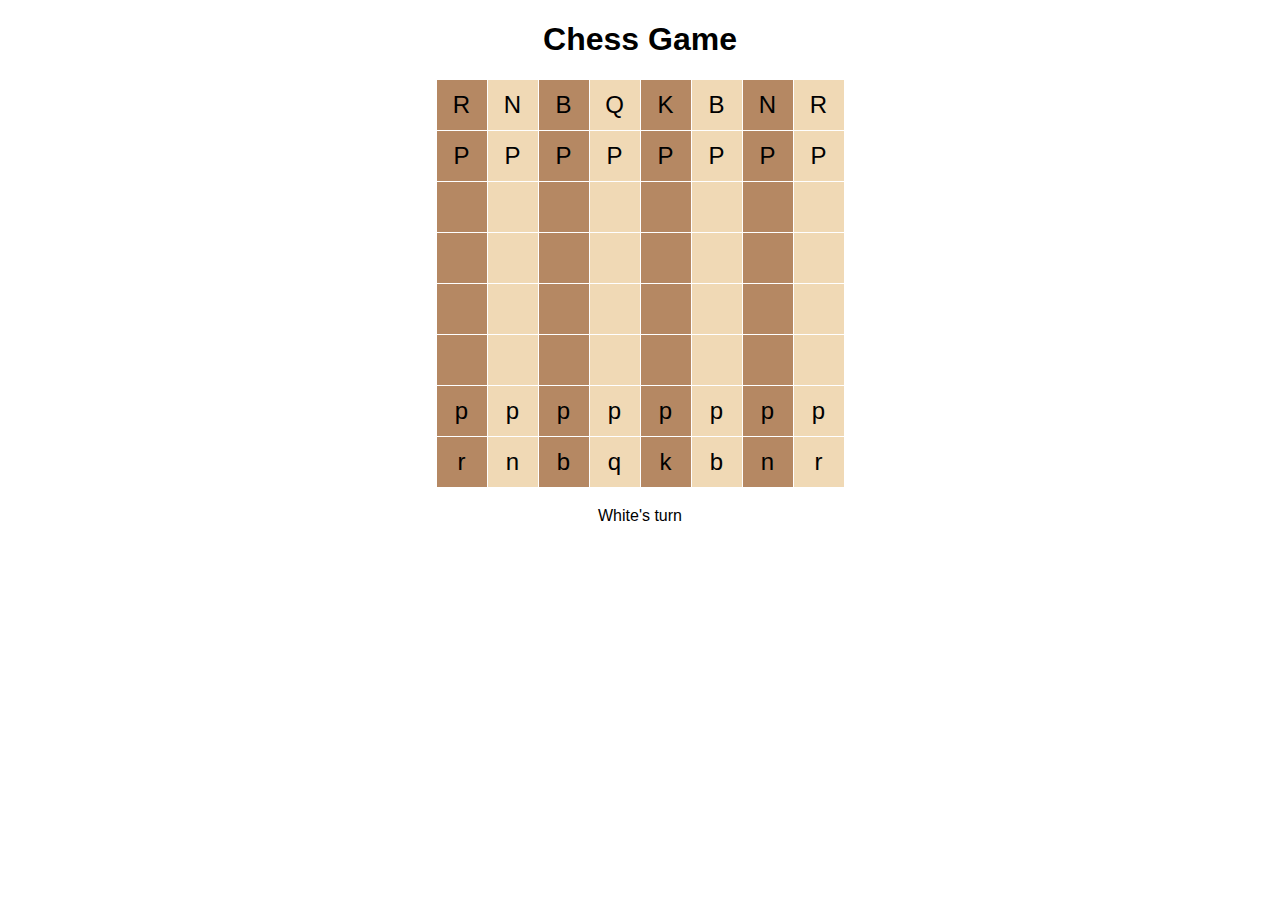
<file: chess_game/index.html>
<!DOCTYPE html>
<html lang="en">
<head>
    <meta charset="UTF-8">
    <meta name="viewport" content="width=device-width, initial-scale=1.0">
    <title>Chess Game</title>
    <link rel="stylesheet" href="styles.css">
</head>
<body>
    <h1>Chess Game</h1>
    <div id="board"></div>
    <p id="status">White's turn</p>
    <script src="script.js"></script>
</body>
</html>
</file>
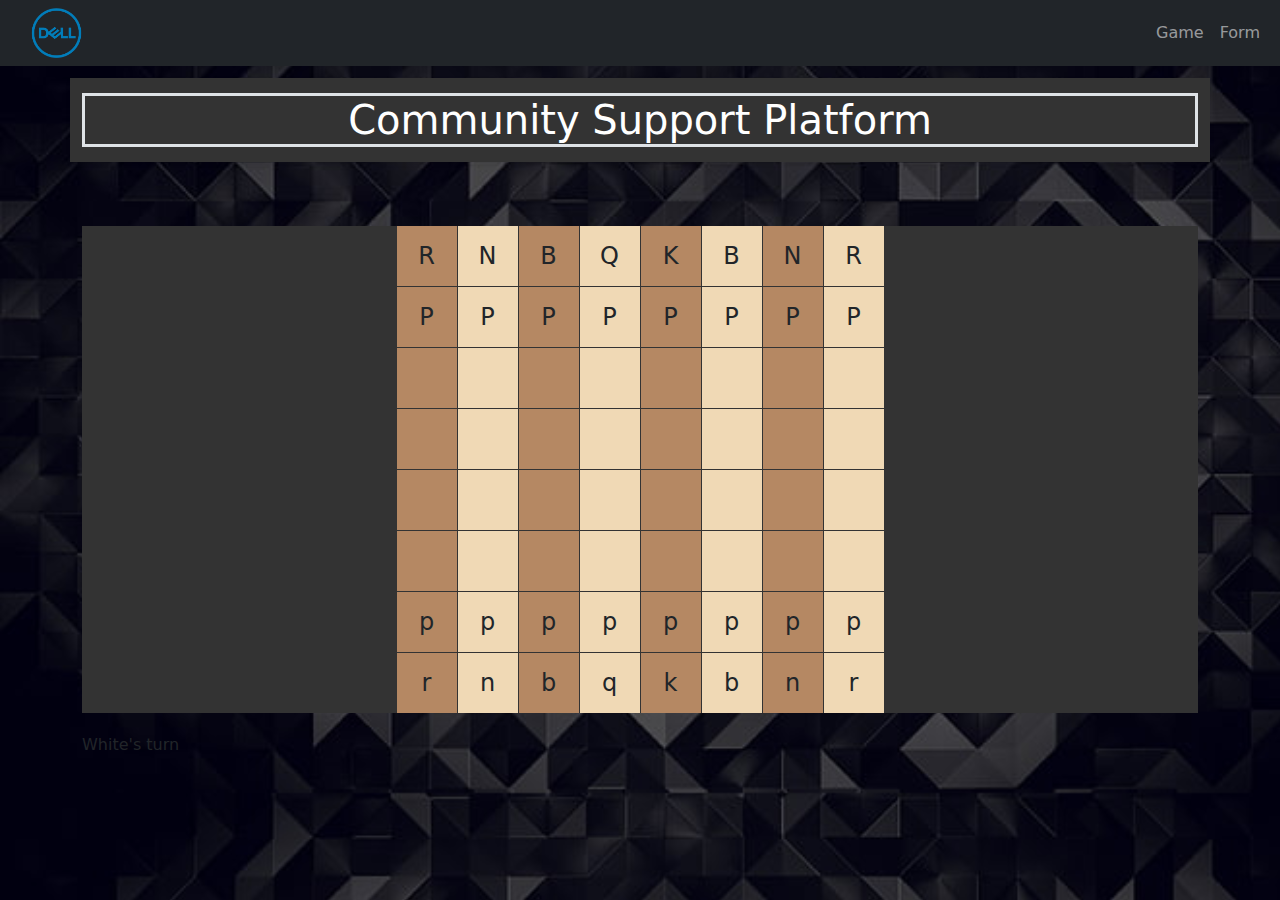
<file: mix_js_html_css.html>
<!DOCTYPE html>
<html lang="en">
<head>
    <meta charset="UTF-8">
    <meta name="viewport" content="width=device-width, initial-scale=1.0">
    <title>Drag and Drop Chess</title>
    <!-- css -->
    <link rel="stylesheet" href="../css/main.css">
    <!-- bootstrap -->
    <link href="https://cdn.jsdelivr.net/npm/bootstrap@5.3.3/dist/css/bootstrap.min.css" rel="stylesheet"
    integrity="sha384-QWTKZyjpPEjISv5WaRU9OFeRpok6YctnYmDr5pNlyT2bRjXh0JMhjY6hW+ALEwIH" crossorigin="anonymous">
    <!-- js -->
    <script src="../javascript/main.js" defer></script>
    <style>
        .alert {
            padding: 20px;
            background-color: #f44336;
            color: white;
        }

        .closebtn {
            margin-left: 15px;
            color: white;
            font-weight: bold;
            float: right;
            font-size: 22px;
            line-height: 20px;
            cursor: pointer;
            transition: 0.3s;
        }

        .closebtn:hover {
            color: black;
        }

        .chessboard {
            display: grid;
            grid-template-columns: repeat(8, 60px);
            grid-template-rows: repeat(8, 60px);
            gap: 1px;
            justify-content: center;
            margin: 20px auto;
            background-color: #333;
        }

        .square {
            width: 60px;
            height: 60px;
            display: flex;
            align-items: center;
            justify-content: center;
            font-size: 24px;
            cursor: pointer;
            position: relative;
        }

        .square:nth-child(even) {
            background-color: #f0d9b5;
        }

        .square:nth-child(odd) {
            background-color: #b58863;
        }

        .piece {
            cursor: move;
            user-select: none;
        }

        .dragging {
            opacity: 0.5;
        }
    </style>
</head>
<body>
    <header class="container my-4">
        <nav class="navbar navbar-expand-lg navbar-dark bg-dark fixed-top">
            <div class="container-fluid">
                <!-- Logo -->
                <img src="../dell.png" alt="Brand" height="50">
                <!-- Toggle button for responsive navbar -->
                <button class="navbar-toggler" type="button" data-bs-toggle="collapse" data-bs-target="#navbarSupportedContent"
                aria-controls="navbarSupportedContent" aria-expanded="false" aria-label="Toggle navigation">
                    <span class="navbar-toggler-icon"></span>
                </button>

                <div class="collapse navbar-collapse" id="navbarSupportedContent">
                    <ul class="navbar-nav ms-auto">
                        <li class="nav-item">
                            <a class="nav-link" href="game.html">Game</a>
                        </li>
                        <li class="nav-item">
                            <a class="nav-link" href="form.html">Form</a>
                        </li>
                    </ul>
                </div>
            </div>
        </nav>
    </header>

    <header class="container my-4">
        <h1 class="border border-3"> 


            
        </h1>
    </header>

    <main class="container">
        <section id="chessgame">
            <div id="board" class="chessboard"></div>
            <p id="status" class="mt-3">White's turn</p>
        </section>  
    </main>

    <script>
        const boardElement = document.getElementById('board');
        const statusElement = document.getElementById('status');
        let board = [];
        let currentTurn = 'white';

        // Define piece movements for basic chess rules
        const pieceMoves = {
            'P': [[-1, 0], [-2, 0]], // Pawn moves
            'p': [[1, 0], [2, 0]], // Black Pawn moves
            'R': [[1, 0], [0, 1], [-1, 0], [0, -1]], // Rook moves
            'r': [[1, 0], [0, 1], [-1, 0], [0, -1]], // Black Rook moves
            'N': [[2, 1], [2, -1], [-2, 1], [-2, -1], [1, 2], [1, -2], [-1, 2], [-1, -2]], // Knight moves
            'n': [[2, 1], [2, -1], [-2, 1], [-2, -1], [1, 2], [1, -2], [-1, 2], [-1, -2]], // Black Knight moves
            'B': [[1, 1], [1, -1], [-1, 1], [-1, -1]], // Bishop moves
            'b': [[1, 1], [1, -1], [-1, 1], [-1, -1]], // Black Bishop moves
            'Q': [[1, 0], [0, 1], [-1, 0], [0, -1], [1, 1], [1, -1], [-1, 1], [-1, -1]], // Queen moves
            'q': [[1, 0], [0, 1], [-1, 0], [0, -1], [1, 1], [1, -1], [-1, 1], [-1, -1]], // Black Queen moves
            'K': [[1, 0], [0, 1], [-1, 0], [0, -1], [1, 1], [1, -1], [-1, 1], [-1, -1]], // King moves
            'k': [[1, 0], [0, 1], [-1, 0], [0, -1], [1, 1], [1, -1], [-1, 1], [-1, -1]] // Black King moves
        };

        // Initialize the chess board
        function createBoard() {
            for (let i = 0; i < 64; i++) {
                const square = document.createElement('div');
                square.classList.add('square');
                const row = Math.floor(i / 8);
                const col = i % 8;
                square.dataset.row = row;
                square.dataset.col = col;
                boardElement.appendChild(square);
                board.push(square);
            }
            renderBoard();
        }

        // Render the board with pieces
        function renderBoard() {
            const pieces = [
                'R', 'N', 'B', 'Q', 'K', 'B', 'N', 'R',
                'P', 'P', 'P', 'P', 'P', 'P', 'P', 'P',
                '', '', '', '', '', '', '', '',
                '', '', '', '', '', '', '', '',
                '', '', '', '', '', '', '', '',
                '', '', '', '', '', '', '', '',
                'p', 'p', 'p', 'p', 'p', 'p', 'p', 'p',
                'r', 'n', 'b', 'q', 'k', 'b', 'n', 'r'
            ];

            board.forEach((square, index) => {
                const piece = pieces[index];
                square.classList.remove('highlight', 'valid-move');
                if (piece) {
                    const pieceElement = document.createElement('span');
                    pieceElement.textContent = piece;
                    pieceElement.classList.add('piece');
                    pieceElement.draggable = true;
                    pieceElement.addEventListener('dragstart', handleDragStart);
                    pieceElement.addEventListener('dragend', handleDragEnd);
                    square.innerHTML = '';
                    square.appendChild(pieceElement);
                } else {
                    square.innerHTML = '';
                }
            });
        }

        // Handle drag start
        function handleDragStart(event) {
            event.dataTransfer.setData('text/plain', event.target.parentElement.dataset.row + '-' + event.target.parentElement.dataset.col);
            event.target.classList.add('dragging');
        }

        // Handle drag end
        function handleDragEnd(event) {
            event.target.classList.remove('dragging');
        }

        // Handle drag over
        function handleDragOver(event) {
            event.preventDefault();
        }

        // Handle drop
        function handleDrop(event) {
            event.preventDefault();
            const from = event.dataTransfer.getData('text/plain').split('-');
            const fromRow = parseInt(from[0]);
            const fromCol = parseInt(from[1]);
            const toRow = event.target.dataset.row;
            const toCol = event.target.dataset.col;
            const fromSquare = board[fromRow * 8 + fromCol];
            const toSquare = board[toRow * 8 + toCol];
            if (isValidMove(fromSquare, toSquare)) {
                toSquare.appendChild(fromSquare.firstChild);
                statusElement.textContent = `${currentTurn === 'white' ? 'Black' : 'White'}'s turn`;
                currentTurn = currentTurn === 'white' ? 'black' : 'white';
            }
        }

        // Check if the move is valid (basic check)
        function isValidMove(fromSquare, toSquare) {
            // For simplicity, we're just moving the piece without validating chess rules
            return !toSquare.querySelector('.piece') || (fromSquare.querySelector('.piece').textContent === 'P' && toSquare.querySelector('.piece').textContent === 'p');
        }

        // Attach event listeners to squares
        function setupEventListeners() {
            board.forEach(square => {
                square.addEventListener('dragover', handleDragOver);
                square.addEventListener('drop', handleDrop);
            });
        }

        // Initialize the board
        createBoard();
        setupEventListeners();
    </script>
</body>
</html>
</file>
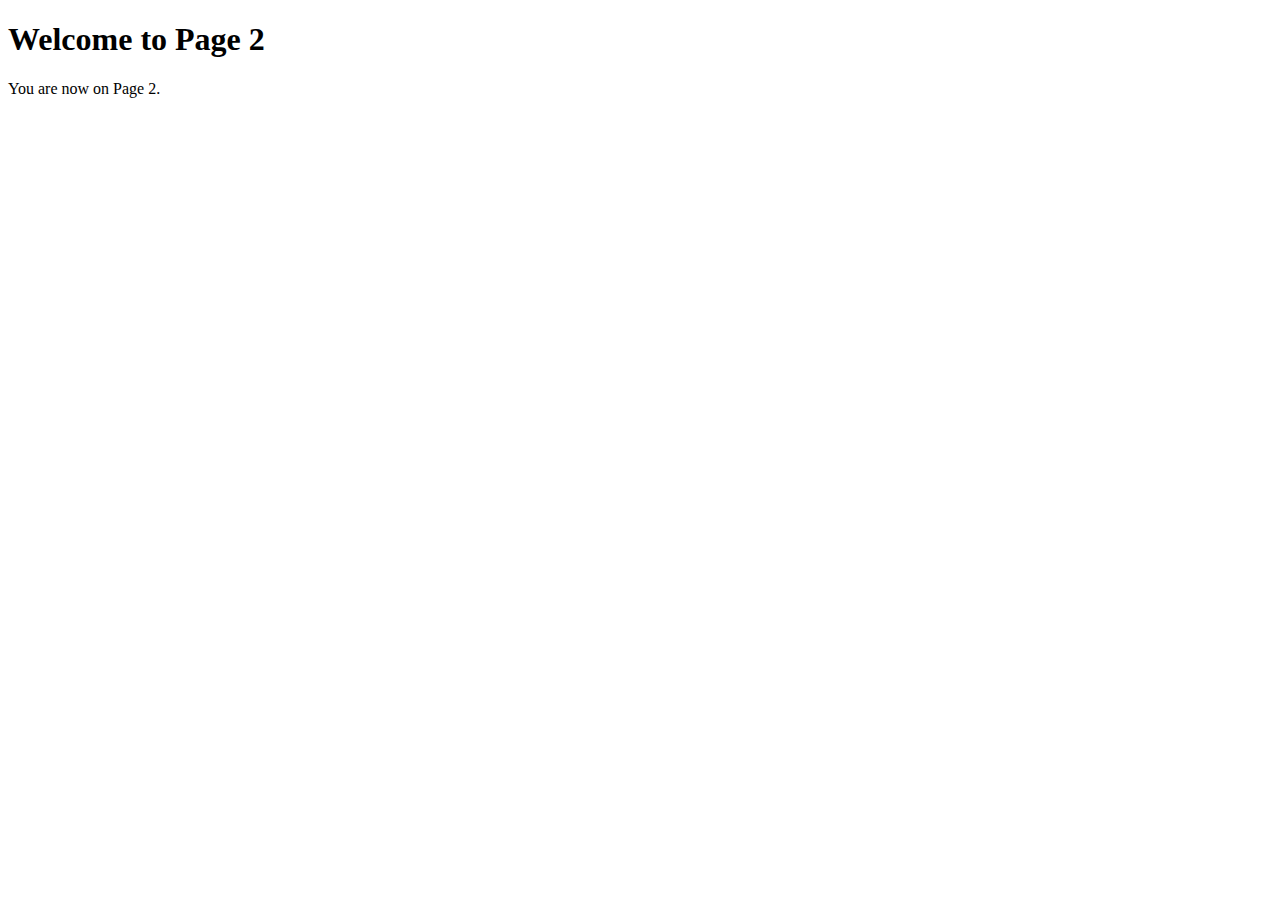
<file: page2.html>
<!DOCTYPE html>
<html lang="en">
<head>
    <meta charset="UTF-8">
    <meta name="viewport" content="width=device-width, initial-scale=1.0">
    <title>Page 2</title>
</head>
<body>
    <header>
        <h1>Welcome to Page 2</h1>
    </header>
    <main>
        <p>You are now on Page 2.</p>
    </main>
</body>
</html>
</file>
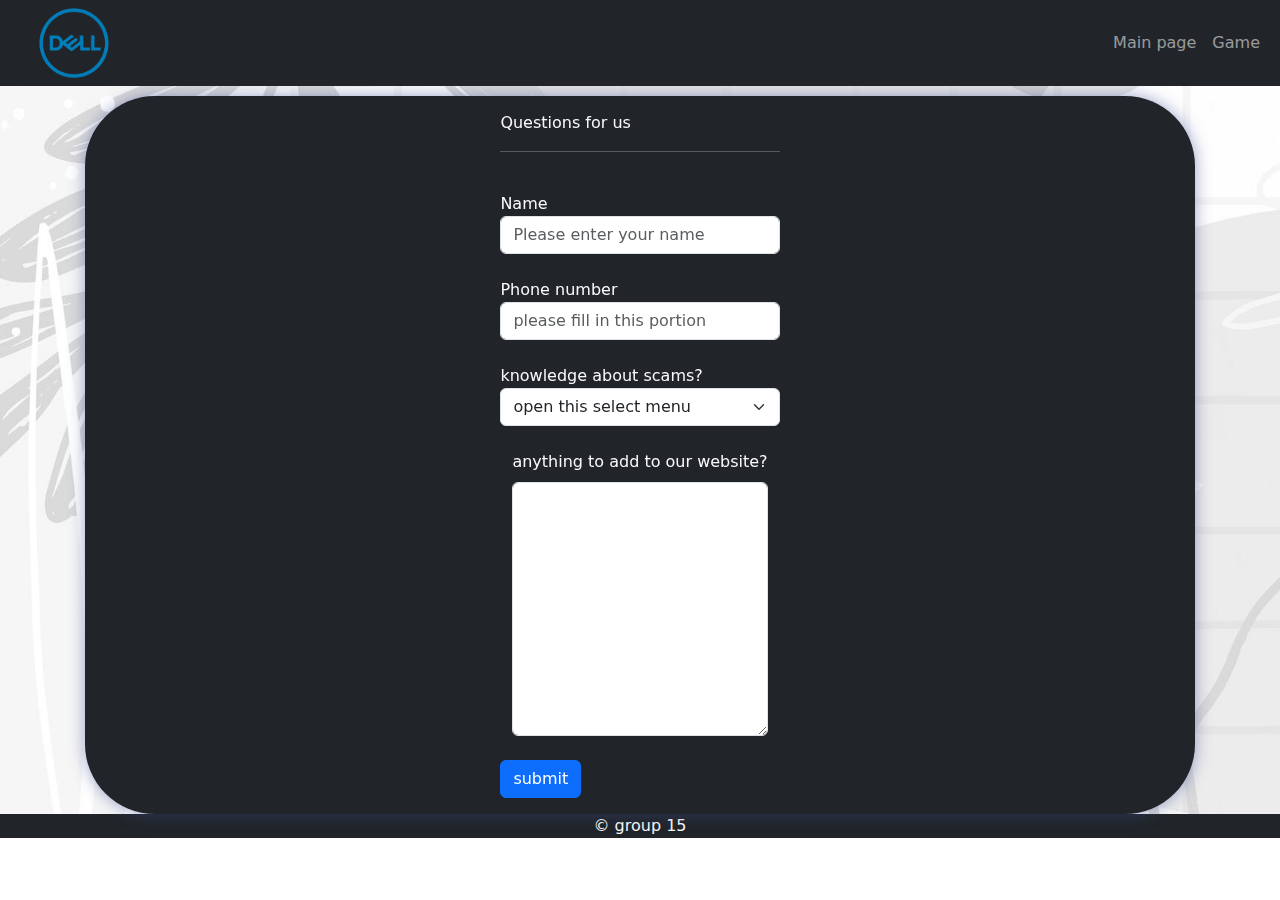
<file: html/form.html>
<!DOCTYPE html>
<html lang="en">
<head>
    <meta charset="UTF-8">
    <meta name="viewport" content="width=device-width, initial-scale=1.0">
    <title>Document</title>
    <!-- css -->
    <link href="../css/form.css" rel="stylesheet">
    <!-- bootstrap -->
    <link href="https://cdn.jsdelivr.net/npm/bootstrap@5.3.3/dist/css/bootstrap.min.css" rel="stylesheet"
    integrity="sha384-QWTKZyjpPEjISv5WaRU9OFeRpok6YctnYmDr5pNlyT2bRjXh0JMhjY6hW+ALEwIH" crossorigin="anonymous">
    <!-- js -->
    <script src="../javascript/form.js"></script>
</head>
<body >
    <header class="container my-4">
        <nav class="navbar navbar-expand-lg navbar-dark bg-dark fixed-top">
            <div class="container-fluid">
                <!-- Logo-->
                    <img src="../dell.png" alt="Brand" height="70">

                <!-- to collaspe -->
                <button class="navbar-toggler" type="button" data-bs-toggle="collapse" data-bs-target="#navbarSupportedContent" 
                aria-controls="navbarSupportedContent" aria-expanded="false" aria-label="Toggle navigation">
                    <span class="navbar-toggler-icon"></span>
                </button>

                <div class="collapse navbar-collapse" id="navbarSupportedContent">
                    <ul class="navbar-nav ms-auto" role="tablist">
                        <li class="nav-item" role="presentation">
                           <a class="nav-link" href="Main.html">Main page</a>
                        </li>
                        <li class="nav-item" role="presentation">
                            <a class="nav-link" href="game.html">Game </a>
                        </li>
                    </ul>
                </div>
            </div>
        </nav><br><br>
    </header>

    <div class="form bg-dark text-light">
        <form action="#" class="validated">
            <div id="top" class="form-group"> Questions for us<hr><br>
                <label for="name">Name</label><br>
                <input type="text" class="form-control" id="name" placeholder="Please enter your name" required>
                <div class="invalid-feedback">Please fill out this field</div>
            </div><br>

            <div class="form-group">
                <label for="name">Phone number</label><br>
                <input type="text" class="form-control" id= "phone" placeholder="please fill in this portion" >

            </div><br>

            <label for ="scam prevention knowledge">knowledge about scams?</label><br>
            <select class ="form-select" id="knowledge" aria-label="knowledge" required>
              <option selected> open this select menu</option>
              <option value="1">none</option>
              <option value="2">a bit </option>
              <option value="3">average</option>
            </select><br>
            
            <div class="container-fluid">
                <label for="textbox" class="form-label">anything to add to our website?</label>
                <textarea class="form-control" id="textbox" rows="10"></textarea>
            </div><br>
            <button type="submit" class="btn btn-primary mb-3">submit</button>
        </form>
    </div>
    
    <footer class="bg-dark text-center text-light">
        &#169; group 15
     </footer>  
    <script src="https://cdn.jsdelivr.net/npm/bootstrap@5.3.3/dist/js/bootstrap.bundle.min.js" 
    integrity="sha384-YvpcrYf0tY3lHB60NNkmXc5s9fDVZLESaAA55NDzOxhy9GkcIdslK1eN7N6jIeHz" crossorigin="anonymous"></script>
</body>
</html>
</file>
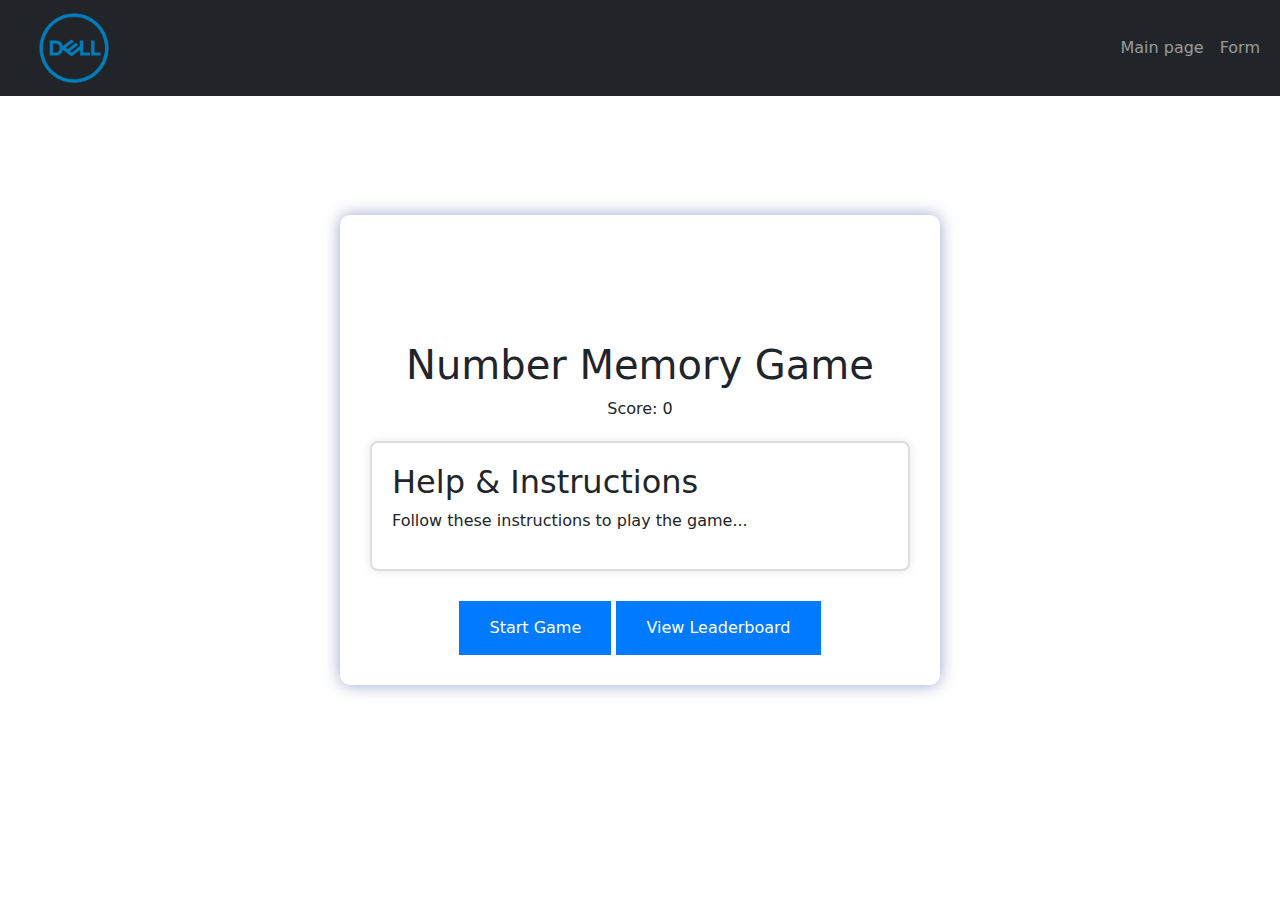
<file: html/game.html>
<!DOCTYPE html>
<html lang="en">
<head>
    <meta charset="UTF-8">
    <meta name="viewport" content="width=device-width, initial-scale=1.0">
    <title>Number Memory Game</title>
    <!-- css -->
    <link rel="stylesheet" href="../css/game.css">
    <!-- bootstrap -->
    <link href="https://cdn.jsdelivr.net/npm/bootstrap@5.3.3/dist/css/bootstrap.min.css" rel="stylesheet"
    integrity="sha384-QWTKZyjpPEjISv5WaRU9OFeRpok6YctnYmDr5pNlyT2bRjXh0JMhjY6hW+ALEwIH" crossorigin="anonymous">
    <!-- js -->
    <script src="../javascript/game.js"></script>
</head>


<body>
    <div id="game-container">
        <header class="container my-4">
            <nav class="navbar navbar-expand-lg navbar-dark bg-dark fixed-top">
                <div class="container-fluid">
                    <!-- Logo-->
                    <a class="navbar-brand" href="www.https://www.csa.gov.sg/">
                        <img src="../dell.png" alt="Brand" height="70">
                    </a>
                    <!-- to collaspe -->
                    <button class="navbar-toggler" type="button" data-bs-toggle="collapse" data-bs-target="#navbarSupportedContent" 
                    aria-controls="navbarSupportedContent" aria-expanded="false" aria-label="Toggle navigation">
                        <span class="navbar-toggler-icon"></span>
                    </button>
    
                    <div class="collapse navbar-collapse" id="navbarSupportedContent">
                        <ul class="navbar-nav ms-auto" role="tablist">
                            <li class="nav-item" role="presentation">
                               <a class="nav-link" href="Main.html">Main page</a>
                            </li>
                            <li class="nav-item" role="presentation">
                                <a class="nav-link" href="form.html">Form </a>
                            </li>
                        </ul>
                    </div>
                </div>
            </nav><br><br>
        </header>

        <header id="game-header">
            <h1>Number Memory Game</h1>
            <p>Score: <span id="score">0</span></p>
        </header>
        <div id="game-content">
            <!-- Content will be added dynamically here -->
        </div>
        <div id="help-section">
            <h2>Help & Instructions</h2>
            <p>Follow these instructions to play the game...</p>
            <!-- Add more detailed help content here -->
        </div>
        <footer>
            <button id="start-button">Start Game</button>
            <button id="view-leaderboard-button">View Leaderboard</button>
        </footer>
    </div>

  
</body>
</html>
</file>
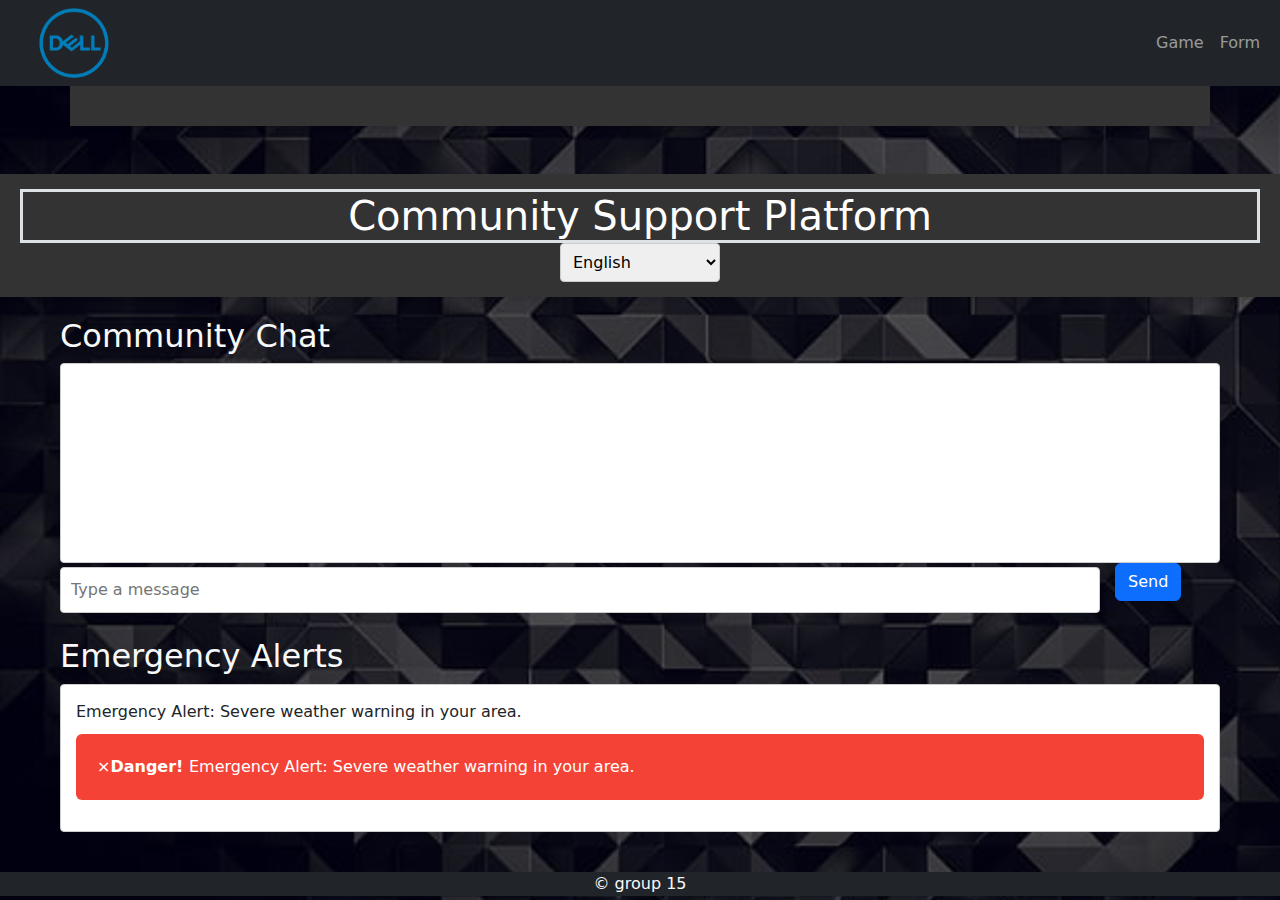
<file: html/Main.html>
<!DOCTYPE html>
<html lang="en">
<head>
    <meta charset="UTF-8">
    <meta name="viewport" content="width=device-width, initial-scale=1.0">
    <title>Community Support</title>
    <!-- css -->
    <link rel="stylesheet" href="../css/main.css">
    <!-- bootstrap -->
    <link href="https://cdn.jsdelivr.net/npm/bootstrap@5.3.3/dist/css/bootstrap.min.css" rel="stylesheet"
    integrity="sha384-QWTKZyjpPEjISv5WaRU9OFeRpok6YctnYmDr5pNlyT2bRjXh0JMhjY6hW+ALEwIH" crossorigin="anonymous">
    <!-- js -->
    <script src="../javascript/main.js"></script>
    <style>
        .alert {
            padding: 20px;
            background-color: #f44336;
            color: white;
        }
    </style>
</head>
<body>
    <header class="container my-5">
        <nav class="navbar navbar-expand-lg navbar-dark bg-dark fixed-top">
            <div class="container-fluid">
                <!-- Logo-->
                <img src="../dell.png" alt="Brand" height="70">
                <!-- to collapse -->
                <button class="navbar-toggler" type="button" data-bs-toggle="collapse" data-bs-target="#navbarSupportedContent"
                aria-controls="navbarSupportedContent" aria-expanded="false" aria-label="Toggle navigation">
                    <span class="navbar-toggler-icon"></span>
                </button>

                <div class="collapse navbar-collapse" id="navbarSupportedContent">
                    <ul class="navbar-nav ms-auto" role="tablist">
                        <li class="nav-item" role="presentation">
                            <a class="nav-link" href="game.html">Game</a>
                        </li>
                        <li class="nav-item" role="presentation">
                            <a class="nav-link" href="form.html">Form</a>
                        </li>
                    </ul>
                </div>
            </div>
        </nav><br><br>
    </header>

    <header>
        <h1 class="border border-3">Community Support Platform</h1>
        <select id="language-selector">
            <option value="en">English</option>
            <option value="ch">中文</option>
            <option value="my">Bahasa Melayu</option>
            <option value="tm">தமிழ்</option>
            <!-- Add more languages as needed -->
        </select>
    </header>

    <main>
          <section id="chat">
            <h2 class="text-light">Community Chat</h2>
            <div id="messages"></div>
            <form>
            <input type="text" id="message-input" placeholder="Type a message">
            <button type="submit" class="btn btn-primary mb-3">submit</button>
             </form>
        </section>  
       
        

        <section id="emergency-alerts">
            <h2 class="text-light">Emergency Alerts</h2>
            <!-- Alert Message -->
            
            <div id="alerts"></div>
        </section>
    </main>

    <footer class="bg-dark text-center text-light">
        &#169; group 15
     </footer> 
        
</body>
</html>
</file>
<file: chess_game/styles.css>
body {
    font-family: Arial, sans-serif;
    text-align: center;
}

#board {
    display: grid;
    grid-template-columns: repeat(8, 50px);
    grid-template-rows: repeat(8, 50px);
    gap: 1px;
    justify-content: center;
    margin: 20px auto;
}

.square {
    width: 50px;
    height: 50px;
    display: flex;
    align-items: center;
    justify-content: center;
    font-size: 24px;
    cursor: pointer;
}

.square:nth-child(even) {
    background-color: #f0d9b5;
}

.square:nth-child(odd) {
    background-color: #b58863;
}

.square.black {
    background-color: #76877d;
}

.square.white {
    background-color: #eeeed2;
}

.piece {
    cursor: pointer;
}
</file>
<file: css/main.css>
@charset "UTF-8";

body {
    font-family: Arial, sans-serif;
    line-height: 1.6;
}

header {
    background-color: #333;
    color: #fff;
    padding: 10px;
    text-align: center;
}

select {
    margin-top: 10px;
    padding: 5px;
}

main {
    padding: 20px;
}

#chat, #emergency-alerts {
    margin-bottom: 20px;
}

#messages {
    border: 1px solid #ccc;
    height: 200px;
    overflow-y: auto;
    padding: 10px;
    background-color: #f9f9f9;
}

#message-input {
    width: 80%;
    padding: 10px;
}

#alerts {
    border: 1px solid #ccc;
    padding: 10px;
    background-color: #f9f9f9;
}




body {
    font-family: Arial, sans-serif;
    line-height: 1.6;
    background-color: #f4f4f4; /* Light background for better contrast */
    background-image: url(../sky.jpg);
    background-size: cover;
    
}

header {
    color: #fff;
    padding: 15px 20px; /* Increased padding for better spacing */
    text-align: center;
    box-shadow: 0 2px 4px rgba(0, 0, 0, 0.1); /* Subtle shadow for depth */
}


select {
    margin-top: 10px;
    padding: 8px; /* Increased padding for better usability */
    border: 1px solid #ccc;
    border-radius: 4px; /* Rounded corners for modern look */
}

main {
    padding: 20px;
    max-width: 1200px; /* Max width to prevent overly wide content */
    margin: auto; /* Center content */
}

#chat, #emergency-alerts {
    margin-bottom: 20px;
}

#messages, #alerts {
    border: 1px solid #ccc;
    padding: 15px;
    background-color: #fff; /* White background for better contrast */
    border-radius: 4px; /* Rounded corners for modern look */
}

#messages {
    height: 200px;
    overflow-y: auto;
}

#message-input {
    width: calc(100% - 120px); /* Adjust width to fit the button */
    padding: 10px;
    border: 1px solid #ccc;
    border-radius: 4px;
    margin-right: 10px; /* Margin to create space between input and button */
}

#alerts p {
    margin: 0 0 10px 0; /* Spacing between alerts */
} */ */

/* styles.css */

body {
    font-family: Arial, sans-serif;
    line-height: 1.6;
    margin: 0;
    padding: 0;
    background-color: #f4f4f4; /* Light background for better contrast */
} 

header {
    color: #fff;
    padding: 15px 20px; /* Increased padding for better spacing */
    text-align: center;
    box-shadow: 0 2px 4px rgba(0, 0, 0, 0.1); /* Subtle shadow for depth */
}

header h1 {
    margin: 0;
}

select {
    margin-top: 10px;
    padding: 8px; /* Increased padding for better usability */
    border: 1px solid #ccc;
    border-radius: 4px; /* Rounded corners for modern look */
}

main {
    padding: 20px;
    max-width: 1200px; /* Max width to prevent overly wide content */
    margin: auto; /* Center content */
}

#chat, #emergency-alerts {
    margin-bottom: 20px;
}

#messages, #alerts {
    border: 1px solid #ccc;
    padding: 15px;
    background-color: #fff; /* White background for better contrast */
    border-radius: 4px; /* Rounded corners for modern look */
}

#messages {
    height: 200px;
    overflow-y: auto;
}

#message-input {
    width: calc(100% - 120px); /* Adjust width to fit the button */
    padding: 10px;
    border: 1px solid #ccc;
    border-radius: 4px;
    margin-right: 10px; /* Margin to create space between input and button */
}

#alerts p {
    margin: 0 0 10px 0; /* Spacing between alerts */
}
</file>
<file: css/form.css>
@charset "UTF-8";

body{
    background: url(../white.jpg) no-repeat; 
    background-size: cover; 
}

body>article{
    text-shadow: 2px 2px 5px blue;
    
}
body > div.form{
    background-color: rgba(255, 255, 255, 0.1);
    backdrop-filter: blur(10px);
    box-shadow: 0px 0px 16px 0px rgba(57, 74, 154, 0.5);
    border-radius: 70px;
    display: flex;
    justify-content: center;
    align-items: center;
    margin-left: 85px;
    margin-right:85px;
    
}
#top{
    padding-top: 15px;
}
</file>
<file: css/game.css>
@charset "UTF-8";
/* body {
    font-family: Arial, sans-serif;
    background-color: #f0f0f0;
    margin: 0;
    padding: 0;
    display: flex;
    justify-content: center;
    align-items: center;
    height: 100vh;
}

#game-container {
    width: 80%;
    max-width: 600px;
    background-color: #fff;
    border-radius: 10px;
    box-shadow: 0 0 10px rgba(0, 0, 0, 0.1);
    padding: 20px;
    box-sizing: border-box;
}

header {
    text-align: center;
}

footer {
    margin-top: 20px;
    text-align: center;
}

button {
    background-color: #007bff;
    color: white;
    border: none;
    padding: 10px 20px;
    border-radius: 5px;
    cursor: pointer;
    font-size: 16px;
    margin: 5px;
}

button:hover {
    background-color: #0056b3;
} */



body {
    font-family: Arial, sans-serif;
    background-color: #f0f0f0;
    margin: 0;
    padding: 0;
    display: flex;
    justify-content: center;
    align-items: center;
    height: 100vh;
}

#game-container {
    width: 80%;
    max-width: 600px;
    background-color: #fff;
    border-radius: 10px;
    box-shadow: 0px 0px 16px 0px rgba(57, 74, 154, 0.5);
    padding: 30px; /* Increased padding for better spacing */
    box-sizing: border-box;
}

header {
    text-align: center;
    margin-bottom: 20px; /* More space below the header */
}

footer {
    margin-top: 30px; /* Increased space above the footer */
    text-align: center;
}

button {
    background-color: #007bff;
    color: white;
    border: none;
    padding: 15px 30px; /* Larger buttons for easier clicking */
    border-radius: 8px;
    cursor: pointer;
    font-size: 18px; /* Larger font size for better readability */
    margin: 10px;
    transition: background-color 0.3s ease; /* Smooth transition effect */
}

button:hover {
    background-color: #0056b3;
}

button:focus {
    outline: 3px solid #0056b3;
    outline-offset: 2px;
}

#game-content {
    font-size: 20px; /* Larger font size for game content */
    text-align: center; /* Center-align text for clarity */
}


input[type="text"] {
    font-size: 18px; /* Larger text for input fields */
    padding: 10px; /* Increased padding for easier interaction */
    border: 2px solid #ccc; /* Clear and visible border */
    border-radius: 5px;
    width: 100%; /* Full width for easier typing */
    box-sizing: border-box; /* Include padding in width calculation */
}




#help-section {
    background-color: #fff;
    border: 2px solid #ddd;
    border-radius: 8px;
    padding: 20px;
    box-shadow: 0 0 10px rgba(0, 0, 0, 0.1);
}
</file>
